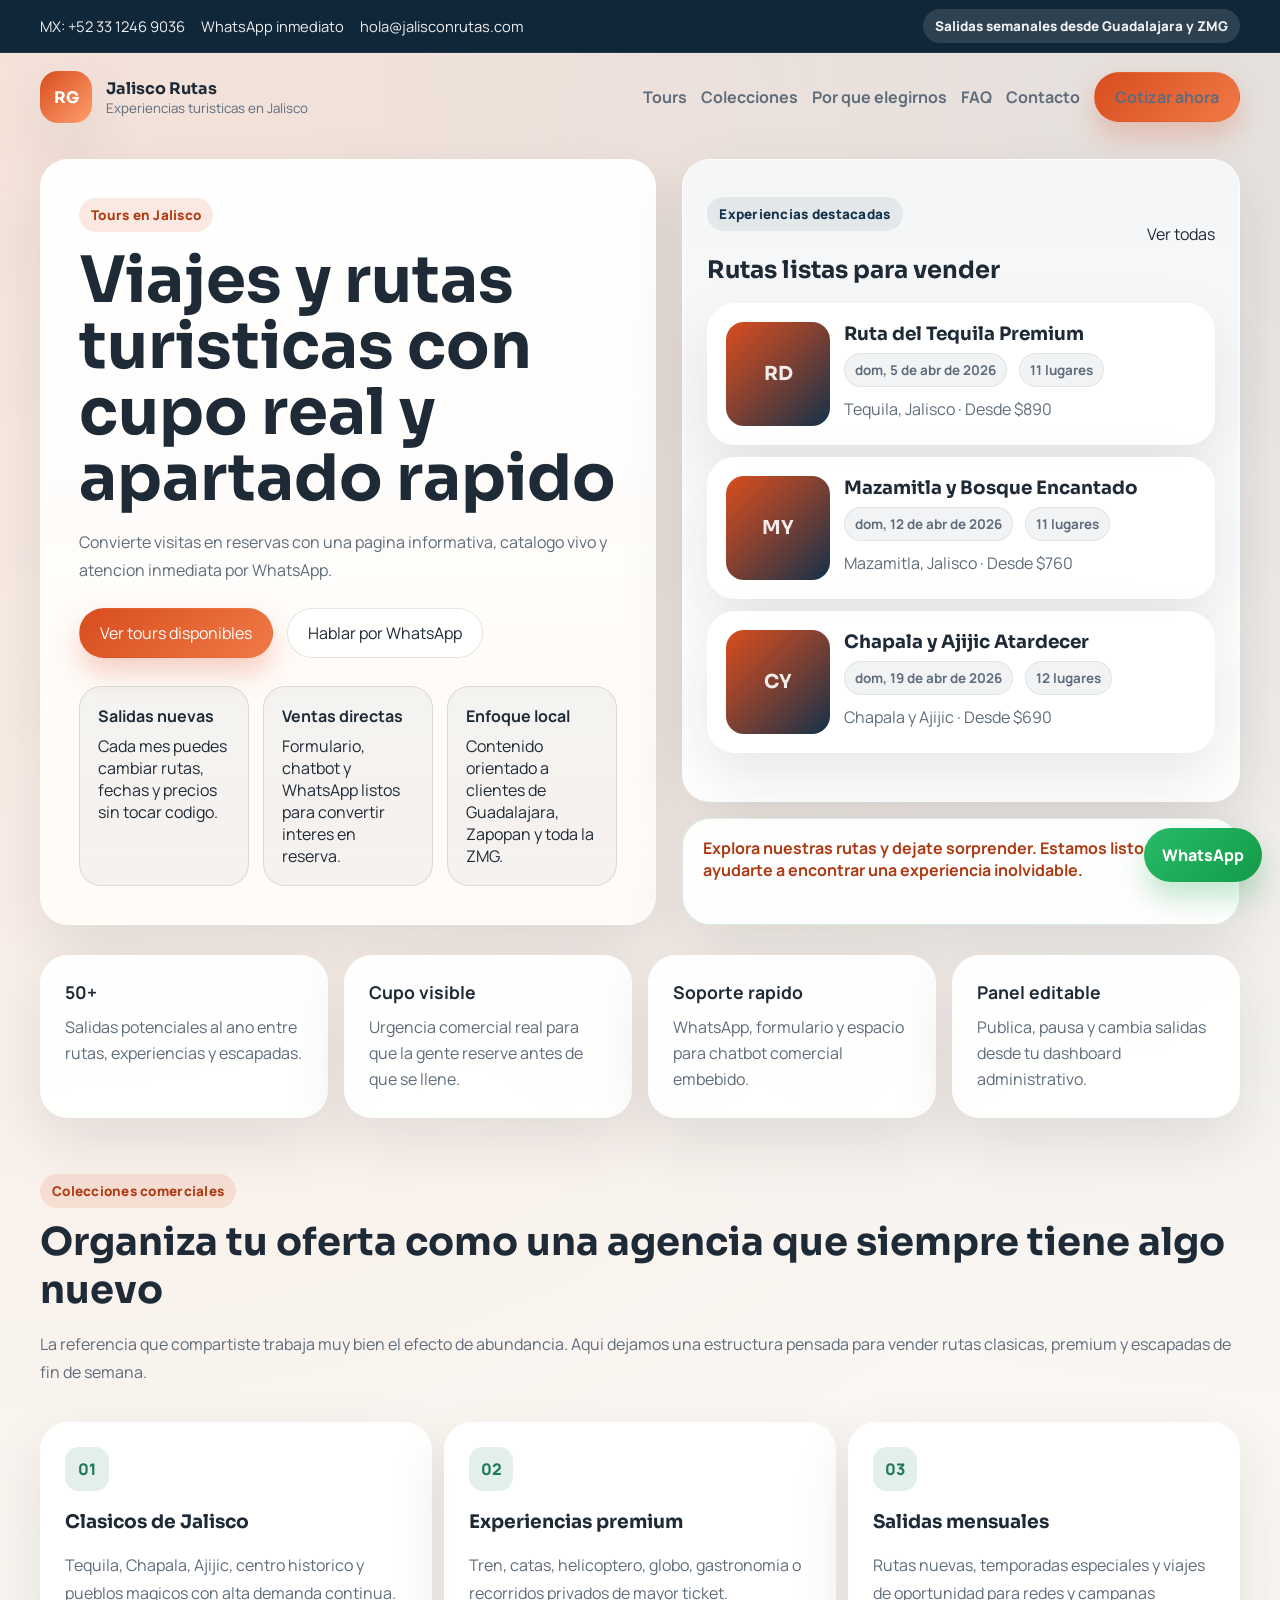
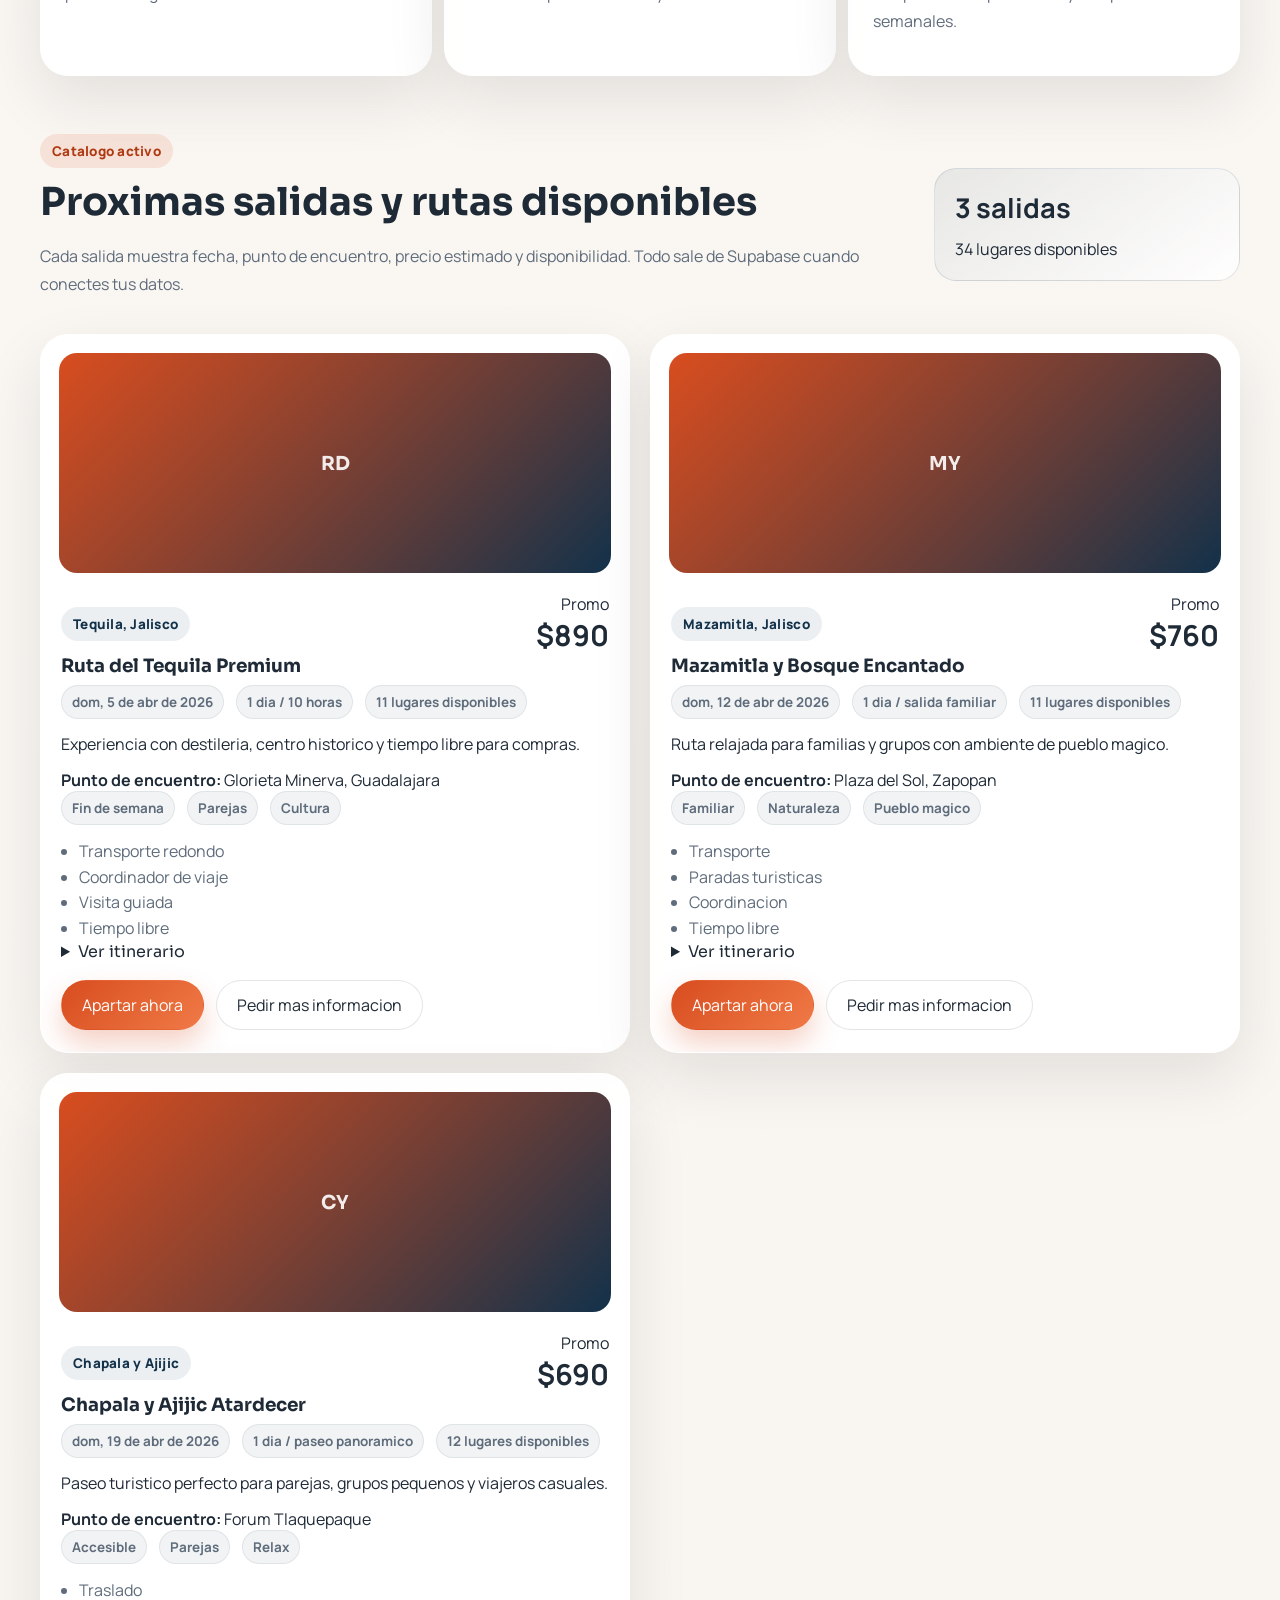
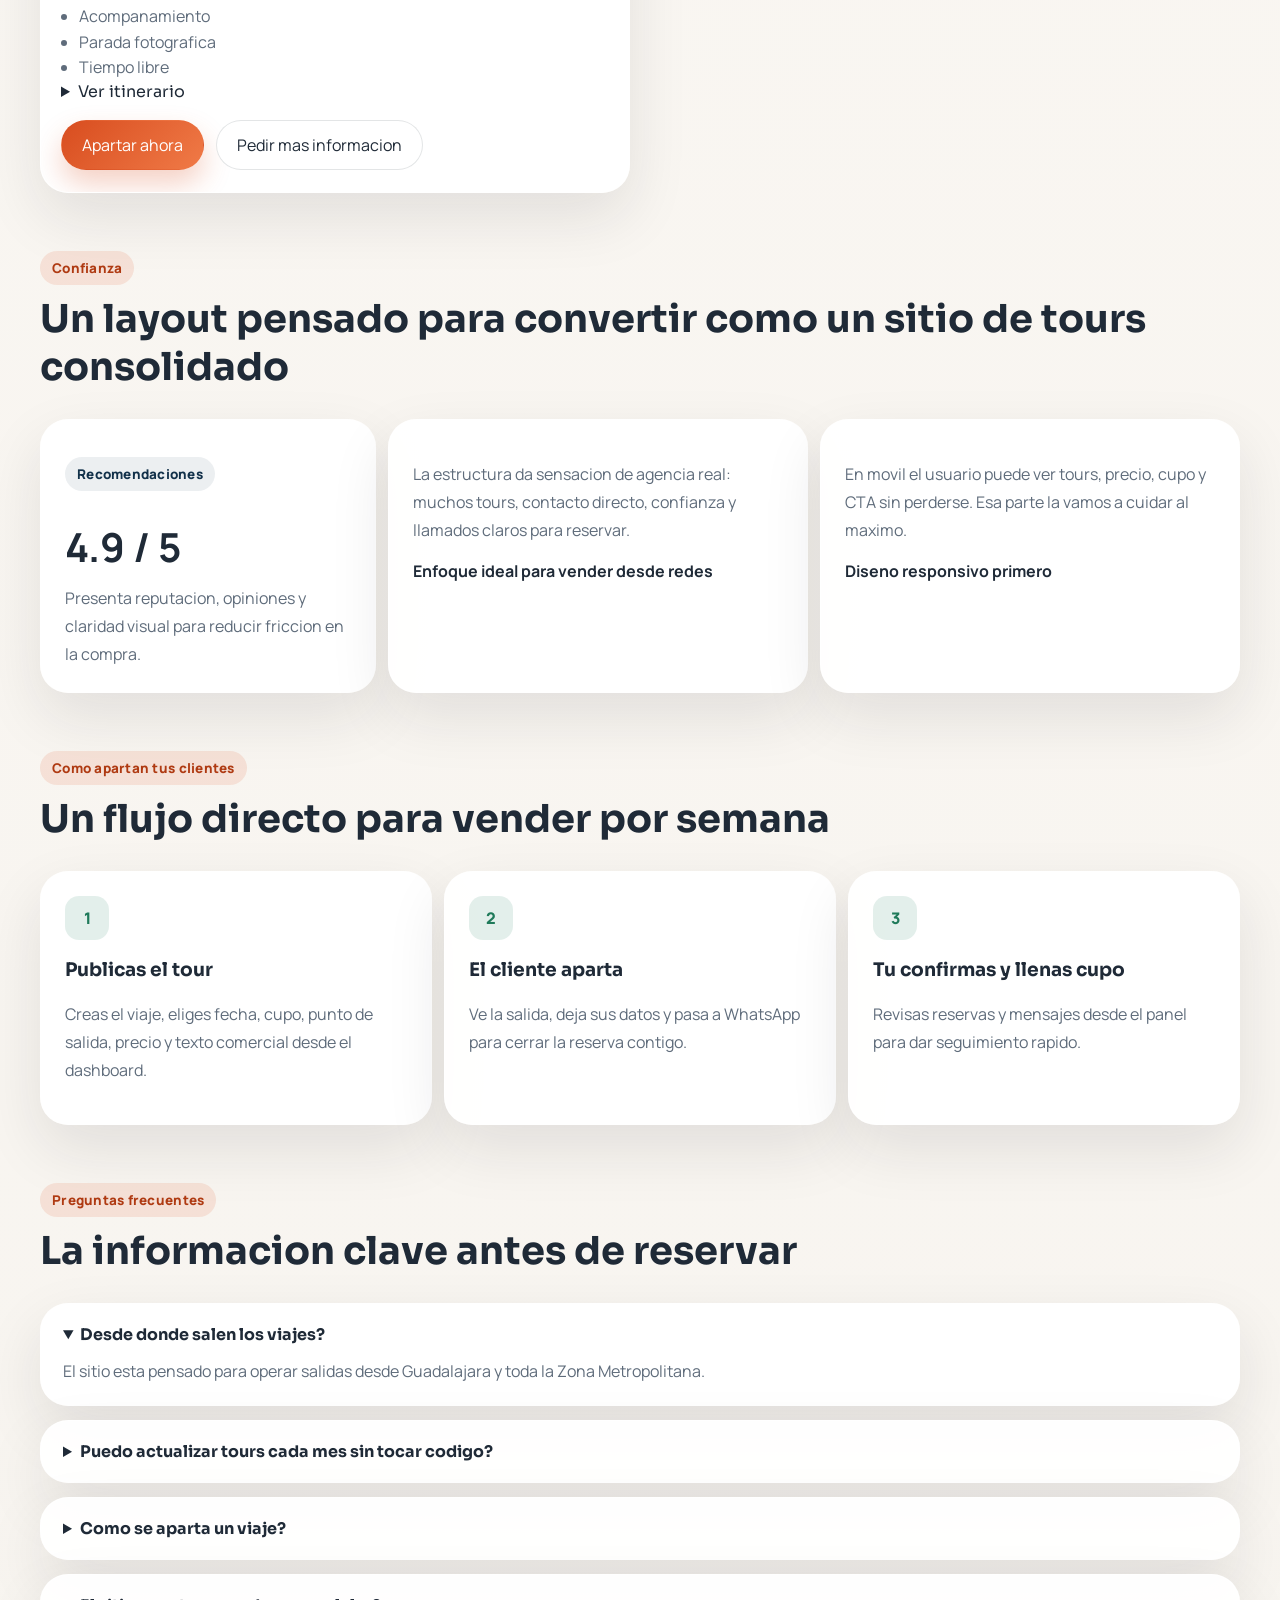
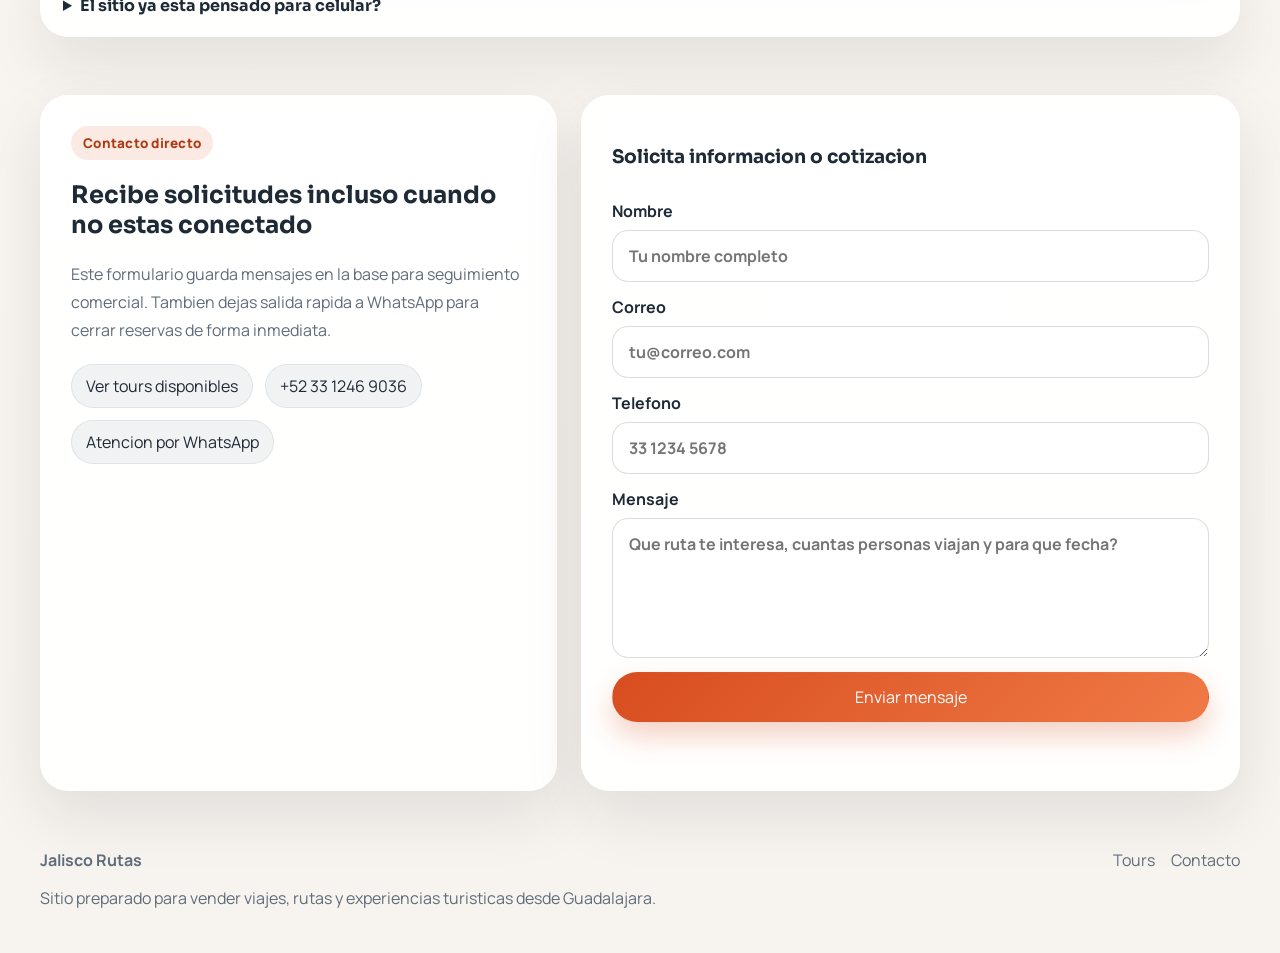
<file: index.html>
<!doctype html>
<html lang="es-MX">
  <head>
    <meta charset="UTF-8" />
    <meta name="viewport" content="width=device-width, initial-scale=1.0" />
    <title>Jalisco Rutas | Viajes y rutas turisticas desde Guadalajara</title>
    <meta
      id="metaDescription"
      name="description"
      content="Vende viajes y rutas turisticas desde Guadalajara con catalogo vivo, reservas por WhatsApp y panel administrable."
    />
    <link rel="preconnect" href="https://fonts.googleapis.com" />
    <link rel="preconnect" href="https://fonts.gstatic.com" crossorigin />
    <link
      href="https://fonts.googleapis.com/css2?family=Manrope:wght@400;500;600;700;800&family=Sora:wght@400;500;600;700;800&display=swap"
      rel="stylesheet"
    />
    <link rel="stylesheet" href="./assets/css/styles.css" />
    <script src="./assets/js/config.js"></script>
    <script src="./assets/js/site.js" defer></script>
  </head>
  <body>
    <div class="utility-bar">
      <div class="site-shell utility-inner">
        <div class="utility-links">
          <a id="contactPhoneLink" href="tel:+523312469036">MX: +52 33 1246 9036</a>
          <a id="contactWhatsappLink" href="#" target="_blank" rel="noreferrer">WhatsApp inmediato</a>
          <a id="contactEmailLink" href="mailto:hola@jalisconrutas.com">hola@jalisconrutas.com</a>
        </div>
        <div class="utility-note">
          <span class="utility-pill" id="heroBadge">Salidas semanales desde Guadalajara y ZMG</span>
        </div>
      </div>
    </div>

    <div class="site-shell">
      <header class="topbar">
        <a class="brand" href="#inicio">
          <span class="brand-mark">RG</span>
          <span>
            <strong id="brandName">Jalisco Rutas</strong>
            <small id="brandSubtitle">Experiencias turisticas en Jalisco</small>
          </span>
        </a>
        <nav class="main-nav">
          <div class="main-nav-links" id="mainNavLinks">
            <a href="#salidas">Tours</a>
            <a href="#colecciones">Colecciones</a>
            <a href="#porque">Por que elegirnos</a>
            <a href="#faq">FAQ</a>
            <a href="#contacto">Contacto</a>
          </div>
          <a class="nav-cta" id="mainNavCta" href="#contacto">Cotizar ahora</a>
        </nav>
      </header>

      <main id="inicio">
        <section class="hero-v2">
          <div class="hero-copy">
            <span class="eyebrow" id="heroEyebrow">Tours en Jalisco</span>
            <h1 id="heroTitle">Viajes y rutas turisticas con cupo real y apartado rapido</h1>
            <p id="heroSubtitle">
              Publica nuevas salidas cada semana, recibe reservas desde Guadalajara y la Zona Metropolitana, y
              administra todo desde un dashboard conectado a Supabase.
            </p>
            <div class="hero-actions">
              <a class="button button-primary" id="heroPrimaryButton" href="#salidas">Ver tours disponibles</a>
              <a class="button button-secondary" id="heroWhatsappButton" href="#" target="_blank" rel="noreferrer">
                Hablar por WhatsApp
              </a>
            </div>
            <div class="hero-facts" id="heroFacts">
              <article>
                <strong>Salidas nuevas</strong>
                <span>Cada mes puedes cambiar rutas, fechas y precios sin tocar codigo.</span>
              </article>
            </div>
          </div>

          <div class="hero-showcase">
            <div class="hero-panel">
              <div class="hero-panel-head">
                <div>
                  <p class="mini-label" id="featuredLabel">Experiencias destacadas</p>
                  <h2 id="featuredTitle">Rutas listas para vender</h2>
                </div>
                <a id="featuredLink" href="#salidas">Ver todas</a>
              </div>
              <div class="hero-featured-grid" id="heroFeaturedGrid">
                <article class="featured-placeholder">
                  <strong>Cargando tours</strong>
                  <span>Estamos preparando la portada comercial.</span>
                </article>
              </div>
            </div>
            <div class="status-banner" id="runtimeStatus">
              Modo demo activo. Conecta Railway con tu base para activar catalogo real, formularios y reservas.
            </div>
          </div>
        </section>

        <section class="trust-strip" id="trustStrip">
          <article>
            <strong>50+</strong>
            <span>Salidas potenciales al ano entre rutas, experiencias y escapadas.</span>
          </article>
        </section>

        <section class="collections" id="colecciones">
          <div class="section-head">
            <div>
              <span class="eyebrow" id="collectionsLabel">Colecciones comerciales</span>
              <h2 id="collectionsTitle">Organiza tu oferta como una agencia que siempre tiene algo nuevo</h2>
              <p id="collectionsDescription">
                La referencia que compartiste trabaja muy bien el efecto de abundancia. Aqui dejamos una estructura
                pensada para vender rutas clasicas, premium y escapadas de fin de semana.
              </p>
            </div>
          </div>
          <div class="collection-grid" id="collectionGrid">
            <article>
              <span>01</span>
              <h3>Clasicos de Jalisco</h3>
              <p>Tequila, Chapala, Ajijic, centro historico y pueblos magicos con alta demanda continua.</p>
            </article>
          </div>
        </section>

        <section class="section-head section-head-split" id="salidas">
          <div>
            <span class="eyebrow" id="catalogLabel">Catalogo activo</span>
            <h2 id="catalogTitle">Proximas salidas y rutas disponibles</h2>
            <p id="catalogDescription">
              Cada salida muestra fecha, punto de encuentro, precio estimado y disponibilidad. Todo sale de Supabase
              cuando conectes tus llaves.
            </p>
          </div>
          <div class="catalog-summary" id="catalogSummary">
            <strong>0 salidas</strong>
            <span>cargando catalogo</span>
          </div>
        </section>

        <section class="catalog-grid catalog-grid-v2" id="catalogGrid" aria-live="polite">
          <article class="empty-state">
            <h3>Cargando experiencias</h3>
            <p>Estamos preparando las proximas rutas disponibles para tu audiencia.</p>
          </article>
        </section>

        <section class="proof-section" id="proofSection">
          <div class="section-head">
            <div>
              <span class="eyebrow" id="proofLabel">Confianza</span>
              <h2 id="proofTitle">Un layout pensado para convertir como un sitio de tours consolidado</h2>
            </div>
          </div>
          <div class="proof-grid" id="proofGrid">
            <article class="proof-score">
              <p class="mini-label">Recomendaciones</p>
              <strong>4.9 / 5</strong>
              <span>Presenta reputacion, opiniones y claridad visual para reducir friccion en la compra.</span>
            </article>
          </div>
        </section>

        <section class="workflow" id="proceso">
          <div class="section-head">
            <div>
              <span class="eyebrow" id="workflowLabel">Como apartan tus clientes</span>
              <h2 id="workflowTitle">Un flujo directo para vender por semana</h2>
            </div>
          </div>
          <div class="workflow-grid" id="workflowGrid">
            <article>
              <strong>1</strong>
              <h3>Publicas el tour</h3>
              <p>Creas el viaje, eliges fecha, cupo, punto de salida, precio y texto comercial desde el dashboard.</p>
            </article>
          </div>
        </section>

        <section class="faq" id="faq">
          <div class="section-head">
            <div>
              <span class="eyebrow" id="faqLabel">Preguntas frecuentes</span>
              <h2 id="faqTitle">La informacion clave antes de reservar</h2>
            </div>
          </div>
          <div class="faq-list" id="faqList">
            <details open>
              <summary>Desde donde salen los viajes?</summary>
              <p>El sitio esta pensado para operar salidas desde Guadalajara y toda la Zona Metropolitana.</p>
            </details>
          </div>
        </section>

        <section class="contact" id="contacto">
          <div class="contact-card">
            <span class="eyebrow" id="contactLabel">Contacto directo</span>
            <h2 id="contactTitle">Recibe solicitudes incluso cuando no estas conectado</h2>
            <p id="contactDescription">
              Este formulario guarda mensajes en Supabase para seguimiento comercial. Tambien dejas salida rapida a
              WhatsApp para cerrar reservas de forma inmediata.
            </p>
            <div class="contact-points" id="contactPoints">
              <a href="#salidas">Ver tours disponibles</a>
              <a id="contactPhoneLinkSecondary" href="tel:+523312469036">+52 33 1246 9036</a>
              <a id="contactWhatsappLinkSecondary" href="#" target="_blank" rel="noreferrer">Atencion por WhatsApp</a>
            </div>
          </div>

          <form class="contact-form" id="contactForm">
            <h3 id="contactFormTitle">Solicita informacion o cotizacion</h3>
            <label id="contactNameLabel">
              Nombre
              <input id="contactNameInput" type="text" name="full_name" placeholder="Tu nombre completo" required />
            </label>
            <label id="contactEmailLabel">
              Correo
              <input id="contactEmailInput" type="email" name="email" placeholder="tu@correo.com" required />
            </label>
            <label id="contactPhoneLabel">
              Telefono
              <input id="contactPhoneInput" type="tel" name="phone" placeholder="33 1234 5678" />
            </label>
            <label id="contactMessageLabel">
              Mensaje
              <textarea
                id="contactMessageInput"
                name="message"
                rows="5"
                placeholder="Que ruta te interesa, cuantas personas viajan y para que fecha?"
                required
              ></textarea>
            </label>
            <button class="button button-primary" id="contactSubmitButton" type="submit">Enviar mensaje</button>
            <p class="form-feedback" id="contactFeedback"></p>
          </form>
        </section>
      </main>

      <footer class="site-footer">
        <div>
          <strong id="footerBrand">Jalisco Rutas</strong>
          <p id="footerDescription">Sitio preparado para vender viajes, rutas y experiencias turisticas desde Guadalajara.</p>
        </div>
        <div id="footerLinks">
          <a href="#salidas">Tours</a>
          <a href="#contacto">Contacto</a>
        </div>
      </footer>
    </div>

    <a class="floating-whatsapp" id="floatingWhatsapp" href="#" target="_blank" rel="noreferrer" aria-label="WhatsApp">
      WhatsApp
    </a>

    <div class="modal hidden" id="bookingModal" aria-hidden="true">
      <div class="modal-backdrop" data-close-booking></div>
      <div class="modal-panel">
        <button class="modal-close" type="button" data-close-booking aria-label="Cerrar">x</button>
        <div class="modal-content">
          <div class="booking-summary">
            <span class="eyebrow">Apartado</span>
            <h3 id="bookingTripTitle">Selecciona una salida</h3>
            <p id="bookingTripMeta">Fecha, cupo y salida</p>
            <strong id="bookingTripPrice">$0 MXN</strong>
          </div>
          <form id="bookingForm" class="booking-form">
            <input type="hidden" name="departure_id" />
            <label>
              Nombre completo
              <input type="text" name="customer_name" required />
            </label>
            <label>
              Correo electronico
              <input type="email" name="customer_email" required />
            </label>
            <label>
              Telefono
              <input type="tel" name="customer_phone" required />
            </label>
            <label>
              Lugares a reservar
              <input type="number" name="seats_reserved" min="1" max="10" value="1" required />
            </label>
            <button class="button button-primary" type="submit">Enviar reserva</button>
            <p class="form-feedback" id="bookingFeedback"></p>
          </form>
        </div>
      </div>
    </div>

    <button class="scroll-top-button" id="scrollTopButton" type="button" aria-label="Volver arriba">
      <svg viewBox="0 0 24 24" aria-hidden="true">
        <path d="M12 5l7 7-1.4 1.4-4.6-4.6V20h-2V8.8l-4.6 4.6L5 12l7-7z"></path>
      </svg>
    </button>
  </body>
</html>
</file>
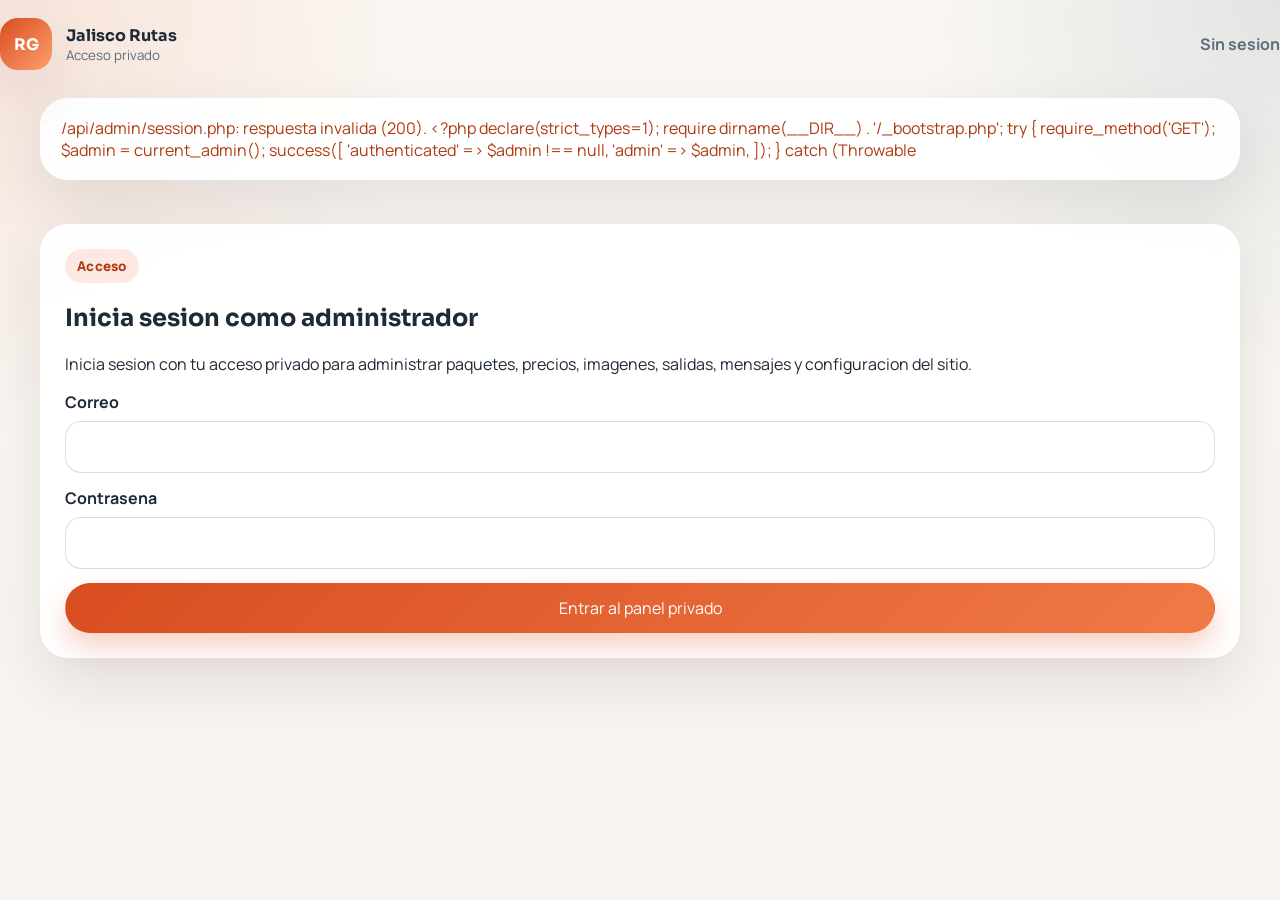
<file: acceso-jr-84k2.html>
<!doctype html>
<html lang="es-MX">
  <head>
    <meta charset="UTF-8" />
    <meta name="viewport" content="width=device-width, initial-scale=1.0" />
    <title>Acceso privado | Jalisco Rutas</title>
    <meta name="robots" content="noindex,nofollow,noarchive" />
    <link rel="preconnect" href="https://fonts.googleapis.com" />
    <link rel="preconnect" href="https://fonts.gstatic.com" crossorigin />
    <link
      href="https://fonts.googleapis.com/css2?family=Manrope:wght@400;500;600;700;800&family=Sora:wght@400;500;600;700;800&display=swap"
      rel="stylesheet"
    />
    <link rel="stylesheet" href="./assets/css/styles.css" />
    <link rel="stylesheet" href="./assets/css/admin.css" />
    <script src="./assets/js/config.js"></script>
    <script src="./assets/js/admin.js" defer></script>
  </head>
  <body class="admin-body">
    <header class="admin-header">
      <div>
        <a class="brand" href="./index.html">
          <span class="brand-mark">RG</span>
          <span>
            <strong>Jalisco Rutas</strong>
            <small>Acceso privado</small>
          </span>
        </a>
      </div>
      <div class="admin-header-actions">
        <span id="adminUserLabel">Sin sesion</span>
        <button class="button button-secondary" id="logoutButton" type="button">Cerrar sesion</button>
      </div>
    </header>

    <main class="admin-shell">
      <section class="admin-alert" id="adminAlert">
        Acceso privado del sitio. Este panel usa sesion segura en el servidor y escribe directo en la base de datos.
      </section>

      <section class="admin-auth" id="authSection">
        <div class="admin-panel">
          <span class="eyebrow">Acceso</span>
          <h1>Inicia sesion como administrador</h1>
          <p>
            Inicia sesion con tu acceso privado para administrar paquetes, precios, imagenes, salidas, mensajes y configuracion del sitio.
          </p>
          <form id="loginForm" class="stack-form">
            <label>
              Correo
              <input type="email" name="email" required />
            </label>
            <label>
              Contrasena
              <input type="password" name="password" required />
            </label>
            <button class="button button-primary" type="submit">Entrar al panel privado</button>
          </form>
        </div>
      </section>

      <section class="admin-app hidden" id="adminApp">
        <aside class="admin-sidebar" id="adminSidebar">
          <div class="admin-sidebar-top">
            <button class="admin-sidebar-toggle" id="adminSidebarToggle" type="button" aria-label="Colapsar menu">
              <span></span>
              <span></span>
              <span></span>
            </button>
            <div class="admin-sidebar-copy">
              <strong>Panel operativo</strong>
              <small id="adminSyncLabel">Actualizacion automatica activa</small>
            </div>
          </div>

          <nav class="admin-section-nav" id="adminSectionNav" aria-label="Secciones del admin">
            <button class="is-active" type="button" data-section-target="section-viajes">Viajes</button>
            <button type="button" data-section-target="section-salidas">Salidas</button>
            <button type="button" data-section-target="section-resumen">Resumen</button>
            <button type="button" data-section-target="section-ingreso-mensual">Ingreso Mensual</button>
            <button type="button" data-section-target="section-ingresos">Ingresos</button>
            <button type="button" data-section-target="section-gastos">Gastos</button>
            <button type="button" data-section-target="section-reservas-mensajes">Reservas y mensajes pendientes</button>
            <button type="button" data-section-target="section-visitas">Visitas</button>
            <button type="button" data-section-target="section-inventario">Inventario</button>
            <button type="button" data-section-target="section-calendario">Calendario</button>
            <button type="button" data-section-target="section-configuracion">Configuracion</button>
          </nav>
        </aside>

        <div class="admin-content">
          <section class="metrics-grid" id="metricsGrid">
            <article>
              <span>Viajes publicados</span>
              <strong id="metricTrips">0</strong>
            </article>
            <article>
              <span>Proximas salidas</span>
              <strong id="metricDepartures">0</strong>
            </article>
            <article>
              <span>Reservas pendientes</span>
              <strong id="metricBookings">0</strong>
            </article>
            <article>
              <span>Mensajes nuevos</span>
              <strong id="metricMessages">0</strong>
            </article>
            <article>
              <span>Ingresos del mes</span>
              <strong id="metricIncome">$0</strong>
            </article>
          </section>

          <div class="admin-sections">
            <section class="admin-section is-active" id="section-viajes" data-admin-section>
              <div class="admin-panel admin-panel-full">
                <div class="panel-head">
                  <div>
                    <span class="eyebrow">Viajes</span>
                    <h2>Crear o editar viaje</h2>
                  </div>
                  <button class="button button-secondary" id="resetTripButton" type="button">Nuevo viaje</button>
                </div>
                <form id="tripForm" class="stack-form">
                  <input type="hidden" name="trip_id" />
                  <label>
                    Nombre del viaje
                    <input type="text" name="title" required />
                  </label>
                  <label>
                    Slug
                    <input type="text" name="slug" placeholder="ruta-tequila-premium" />
                  </label>
                  <label>
                    Destino
                    <input type="text" name="destination" required />
                  </label>
                  <label>
                    Punto de encuentro
                    <input type="text" name="meeting_point" required />
                  </label>
                  <label>
                    Duracion
                    <input type="text" name="duration_text" placeholder="1 dia / 10 horas" required />
                  </label>
                  <label>
                    Precio base
                    <input type="number" name="price" min="0" step="0.01" required />
                  </label>
                  <label>
                    Imagen principal
                    <input type="url" name="hero_image_url" placeholder="https://..." />
                  </label>
                  <label>
                    Descripcion corta
                    <textarea name="short_description" rows="3" required></textarea>
                  </label>
                  <label>
                    Descripcion completa
                    <textarea name="description" rows="4" required></textarea>
                  </label>
                  <label>
                    Incluye
                    <input type="text" name="includes_csv" placeholder="Transporte, guia, degustacion" />
                  </label>
                  <label>
                    Itinerario
                    <input type="text" name="itinerary_csv" placeholder="Salida, primera parada, comida, regreso" />
                  </label>
                  <label>
                    Etiquetas
                    <input type="text" name="tags_csv" placeholder="Pueblo magico, fin de semana, familiar" />
                  </label>
                  <div class="checkbox-row">
                    <label><input type="checkbox" name="featured" /> Destacado</label>
                    <label><input type="checkbox" name="published" checked /> Publicado</label>
                  </div>
                  <button class="button button-primary" type="submit">Guardar viaje</button>
                </form>
              </div>
            </section>

            <section class="admin-section" id="section-salidas" data-admin-section>
              <div class="admin-panel admin-panel-full">
                <div class="panel-head">
                  <div>
                    <span class="eyebrow">Salidas</span>
                    <h2>Fechas, cupos y precio final</h2>
                  </div>
                  <button class="button button-secondary" id="resetDepartureButton" type="button">Nueva salida</button>
                </div>
                <form id="departureForm" class="stack-form">
                  <input type="hidden" name="departure_id" />
                  <label>
                    Viaje relacionado
                    <select name="trip_id" id="departureTripSelect" required>
                      <option value="">Selecciona un viaje</option>
                    </select>
                  </label>
                  <label>
                    Fecha de salida
                    <input type="date" name="departure_date" required />
                  </label>
                  <label>
                    Fecha de regreso
                    <input type="date" name="return_date" />
                  </label>
                  <label>
                    Cupo total
                    <input type="number" name="capacity" min="1" required />
                  </label>
                  <label>
                    Lugares apartados
                    <input type="number" name="booked_count" min="0" value="0" required />
                  </label>
                  <label>
                    Precio promocional
                    <input type="number" name="promo_price" min="0" step="0.01" />
                  </label>
                  <label>
                    Estado
                    <select name="status">
                      <option value="open">Abierta</option>
                      <option value="sold_out">Sold out</option>
                      <option value="cancelled">Cancelada</option>
                    </select>
                  </label>
                  <label>
                    Notas
                    <textarea name="notes" rows="3" placeholder="Observaciones internas o detalles adicionales"></textarea>
                  </label>
                  <button class="button button-primary" type="submit">Guardar salida</button>
                </form>
              </div>
            </section>

            <section class="admin-section" id="section-resumen" data-admin-section>
              <div class="admin-panel admin-panel-full">
                <div class="panel-head">
                  <div>
                    <span class="eyebrow">Resumen</span>
                    <h2>Totales por mes</h2>
                  </div>
                </div>
                <div class="table-wrap">
                  <table>
                    <thead>
                      <tr>
                        <th>Mes</th>
                        <th>Ingresos</th>
                        <th>Gastos</th>
                        <th>Neto</th>
                        <th>Pendiente</th>
                        <th>Reembolsado</th>
                        <th>Movimientos</th>
                      </tr>
                    </thead>
                    <tbody id="incomeSummaryTableBody">
                      <tr>
                        <td colspan="7">Sin resumen disponible.</td>
                      </tr>
                    </tbody>
                  </table>
                </div>
              </div>
            </section>

            <section class="admin-section" id="section-ingreso-mensual" data-admin-section>
              <div class="admin-panel admin-panel-full">
                <div class="panel-head">
                  <div>
                    <span class="eyebrow">Ingreso mensual</span>
                    <h2>Registrar movimiento manual</h2>
                  </div>
                  <button class="button button-secondary" id="resetIncomeButton" type="button">Nuevo ingreso</button>
                </div>
                <form id="incomeForm" class="stack-form">
                  <input type="hidden" name="income_id" />
                  <label>
                    Concepto
                    <input type="text" name="concept" required />
                  </label>
                  <label>
                    Categoria
                    <input type="text" name="category" placeholder="Reservas, Anticipo, Extra, Convenio" required />
                  </label>
                  <label>
                    Cliente o referencia
                    <input type="text" name="customer_name" placeholder="Nombre del cliente o empresa" />
                  </label>
                  <label>
                    Cantidad
                    <input type="number" name="amount" min="0" step="0.01" required />
                  </label>
                  <label>
                    Estatus
                    <select name="status">
                      <option value="received">Recibido</option>
                      <option value="pending">Pendiente</option>
                      <option value="cancelled">Cancelado</option>
                      <option value="refunded">Reembolsado</option>
                    </select>
                  </label>
                  <label>
                    Fecha de pago
                    <input type="date" name="payment_date" required />
                  </label>
                  <label>
                    Fecha objetivo o vencimiento
                    <input type="date" name="due_date" />
                  </label>
                  <label>
                    Metodo de pago
                    <input type="text" name="payment_method" placeholder="Transferencia, Efectivo, Stripe, SPEI" />
                  </label>
                  <label>
                    Referencia
                    <input type="text" name="reference_code" placeholder="Folio, transaccion o comprobante" />
                  </label>
                  <label>
                    Notas internas
                    <textarea name="notes" rows="4" placeholder="Detalle del ingreso, acuerdo comercial o seguimiento"></textarea>
                  </label>
                  <button class="button button-primary" type="submit">Guardar ingreso</button>
                </form>
              </div>
            </section>

            <section class="admin-section" id="section-ingresos" data-admin-section>
              <div class="admin-panel admin-panel-full">
                <div class="panel-head">
                  <div>
                    <span class="eyebrow">Ingresos</span>
                    <h2>Movimientos registrados</h2>
                  </div>
                </div>
                <div class="table-wrap">
                  <table>
                    <thead>
                      <tr>
                        <th>Concepto y detalle</th>
                        <th>Pago y vencimiento</th>
                        <th>Monto</th>
                        <th>Estatus</th>
                        <th>Acciones</th>
                      </tr>
                    </thead>
                    <tbody id="incomeTableBody">
                      <tr>
                        <td colspan="5">Sin ingresos registrados.</td>
                      </tr>
                    </tbody>
                  </table>
                </div>
              </div>
            </section>

            <section class="admin-section" id="section-gastos" data-admin-section>
              <div class="admin-panel admin-panel-full">
                <div class="panel-head">
                  <div>
                    <span class="eyebrow">Gastos</span>
                    <h2>Registrar y revisar egresos</h2>
                  </div>
                  <button class="button button-secondary" id="resetExpenseButton" type="button">Nuevo gasto</button>
                </div>
                <form id="expenseForm" class="stack-form">
                  <input type="hidden" name="expense_id" />
                  <label>
                    Concepto
                    <input type="text" name="concept" required />
                  </label>
                  <label>
                    Categoria
                    <input type="text" name="category" placeholder="Operacion, Marketing, Sueldos, Transporte" required />
                  </label>
                  <label>
                    Proveedor o responsable
                    <input type="text" name="vendor_name" placeholder="Proveedor, agencia o colaborador" />
                  </label>
                  <label>
                    Cantidad
                    <input type="number" name="amount" min="0" step="0.01" required />
                  </label>
                  <label>
                    Estatus
                    <select name="status">
                      <option value="paid">Pagado</option>
                      <option value="planned">Planeado</option>
                      <option value="cancelled">Cancelado</option>
                      <option value="refunded">Reembolsado</option>
                    </select>
                  </label>
                  <label>
                    Fecha del gasto
                    <input type="date" name="expense_date" required />
                  </label>
                  <label>
                    Fecha de vencimiento
                    <input type="date" name="due_date" />
                  </label>
                  <label>
                    Metodo de pago
                    <input type="text" name="payment_method" placeholder="Transferencia, Efectivo, Tarjeta" />
                  </label>
                  <label>
                    Referencia
                    <input type="text" name="reference_code" placeholder="Factura, folio, SPEI o comprobante" />
                  </label>
                  <label>
                    Notas internas
                    <textarea name="notes" rows="4" placeholder="Detalle del gasto, motivo y observaciones"></textarea>
                  </label>
                  <button class="button button-primary" type="submit">Guardar gasto</button>
                </form>

                <div class="data-block">
                  <h3>Gastos registrados</h3>
                  <div class="table-wrap">
                    <table>
                      <thead>
                        <tr>
                          <th>Concepto y detalle</th>
                          <th>Fecha y vencimiento</th>
                          <th>Monto</th>
                          <th>Estatus</th>
                          <th>Acciones</th>
                        </tr>
                      </thead>
                      <tbody id="expenseTableBody">
                        <tr>
                          <td colspan="5">Sin gastos registrados.</td>
                        </tr>
                      </tbody>
                    </table>
                  </div>
                </div>
              </div>
            </section>

            <section class="admin-section" id="section-reservas-mensajes" data-admin-section>
              <div class="admin-panel admin-panel-full">
                <div class="panel-head">
                  <div>
                    <span class="eyebrow">Actividad</span>
                    <h2>Reservas y mensajes pendientes</h2>
                  </div>
                </div>
                <div class="data-block">
                  <h3>Reservas</h3>
                  <div class="table-wrap">
                    <table>
                      <thead>
                        <tr>
                          <th>Cliente</th>
                          <th>Salida</th>
                          <th>Lugares</th>
                          <th>Total</th>
                          <th>Pago</th>
                          <th>Acciones</th>
                        </tr>
                      </thead>
                      <tbody id="bookingsTableBody">
                        <tr>
                          <td colspan="6">Sin datos.</td>
                        </tr>
                      </tbody>
                    </table>
                  </div>
                </div>
                <div class="data-block">
                  <h3>Mensajes</h3>
                  <div class="table-wrap">
                    <table>
                      <thead>
                        <tr>
                          <th>Nombre</th>
                          <th>Contacto</th>
                          <th>Mensaje y notas</th>
                          <th>Acciones</th>
                        </tr>
                      </thead>
                      <tbody id="messagesTableBody">
                        <tr>
                          <td colspan="4">Sin datos.</td>
                        </tr>
                      </tbody>
                    </table>
                  </div>
                </div>
              </div>
            </section>

            <section class="admin-section" id="section-visitas" data-admin-section>
              <div class="admin-panel admin-panel-full">
                <div class="panel-head">
                  <div>
                    <span class="eyebrow">Visitas</span>
                    <h2>Log de accesos al sitio</h2>
                  </div>
                </div>
                <div class="table-wrap">
                  <table>
                    <thead>
                      <tr>
                        <th>Visitante</th>
                        <th>Dispositivo</th>
                        <th>Rastreo</th>
                        <th>Actividad</th>
                      </tr>
                    </thead>
                    <tbody id="visitsTableBody">
                      <tr>
                        <td colspan="4">Sin registros de visita.</td>
                      </tr>
                    </tbody>
                  </table>
                </div>
              </div>
            </section>

            <section class="admin-section" id="section-inventario" data-admin-section>
              <div class="admin-panel admin-panel-full">
                <div class="panel-head">
                  <div>
                    <span class="eyebrow">Inventario</span>
                    <h2>Viajes registrados</h2>
                  </div>
                </div>
                <div class="table-wrap">
                  <table>
                    <thead>
                      <tr>
                        <th>Viaje</th>
                        <th>Destino</th>
                        <th>Precio</th>
                        <th>Estado</th>
                        <th>Acciones</th>
                      </tr>
                    </thead>
                    <tbody id="tripsTableBody">
                      <tr>
                        <td colspan="5">Sin viajes registrados.</td>
                      </tr>
                    </tbody>
                  </table>
                </div>
              </div>
            </section>

            <section class="admin-section" id="section-calendario" data-admin-section>
              <div class="admin-panel admin-panel-full">
                <div class="panel-head">
                  <div>
                    <span class="eyebrow">Calendario</span>
                    <h2>Salidas programadas</h2>
                  </div>
                </div>
                <div class="table-wrap">
                  <table>
                    <thead>
                      <tr>
                        <th>Viaje</th>
                        <th>Fecha</th>
                        <th>Cupo</th>
                        <th>Precio final</th>
                        <th>Acciones</th>
                      </tr>
                    </thead>
                    <tbody id="departuresTableBody">
                      <tr>
                        <td colspan="5">Sin salidas registradas.</td>
                      </tr>
                    </tbody>
                  </table>
                </div>
              </div>
            </section>

            <section class="admin-section" id="section-configuracion" data-admin-section>
              <div class="admin-panel admin-panel-full">
                <div class="panel-head">
                  <div>
                    <span class="eyebrow">Configuracion</span>
                    <h2>Textos del sitio y soporte</h2>
                  </div>
                </div>
                <form id="settingsForm" class="stack-form">
                  <label>
                    Nombre comercial
                    <input type="text" name="company_name" required />
                  </label>
                  <label>
                    Badge principal
                    <input type="text" name="hero_badge" required />
                  </label>
                  <label>
                    Titulo principal
                    <textarea name="hero_title" rows="3" required></textarea>
                  </label>
                  <label>
                    Subtitulo principal
                    <textarea name="hero_subtitle" rows="4" required></textarea>
                  </label>
                  <label>
                    Correo de soporte
                    <input type="email" name="support_email" required />
                  </label>
                  <label>
                    Telefono
                    <input type="text" name="support_phone" required />
                  </label>
                  <label>
                    WhatsApp en formato internacional
                    <input type="text" name="whatsapp_number" placeholder="523312345678" required />
                  </label>
                  <label>
                    Mensaje por defecto de WhatsApp
                    <input type="text" name="whatsapp_message" required />
                  </label>
                  <label class="checkbox-row">
                    <input type="checkbox" name="chatbot_enabled" />
                    Activar chatbot embebido
                  </label>
                  <label>
                    Codigo de chatbot
                    <textarea
                      name="chatbot_embed_code"
                      rows="6"
                      placeholder="Pega aqui el script de Tawk, Crisp, Landbot o el proveedor que vayas a usar"
                    ></textarea>
                  </label>
                  <label>
                    Contenido dinamico del home en JSON
                    <textarea
                      class="json-textarea"
                      name="homepage_content_json"
                      rows="22"
                      spellcheck="false"
                      placeholder="{ &quot;hero&quot;: { &quot;eyebrow&quot;: &quot;Tours en Jalisco&quot; } }"
                    ></textarea>
                  </label>
                  <p class="admin-help">
                    Aqui puedes editar todas las secciones dinamicas del home. Si quieres cambiar titulos, cards, FAQ, nav o footer, hazlo en este JSON.
                  </p>
                  <button class="button button-primary" type="submit">Guardar configuracion</button>
                </form>
              </div>
            </section>
          </div>
        </div>
      </section>
    </main>

    <button class="scroll-top-button" id="scrollTopButton" type="button" aria-label="Volver arriba">
      <svg viewBox="0 0 24 24" aria-hidden="true">
        <path d="M12 5l7 7-1.4 1.4-4.6-4.6V20h-2V8.8l-4.6 4.6L5 12l7-7z"></path>
      </svg>
    </button>
  </body>
</html>
</file>
<file: assets/css/styles.css>
﻿:root {
  --bg: #f7f4ef;
  --bg-strong: #ffffff;
  --bg-soft: #efe5d8;
  --card: rgba(255, 255, 255, 0.94);
  --card-strong: #fffaf3;
  --text: #1f2a37;
  --muted: #5f6c7b;
  --line: rgba(31, 42, 55, 0.12);
  --accent: #d84d1f;
  --accent-dark: #af3a12;
  --accent-soft: rgba(216, 77, 31, 0.12);
  --green: #1f7a5a;
  --green-soft: rgba(31, 122, 90, 0.12);
  --navy: #12314a;
  --navy-soft: rgba(18, 49, 74, 0.08);
  --shadow: 0 24px 60px rgba(25, 34, 44, 0.1);
  --radius-xl: 28px;
  --radius-lg: 22px;
  --radius-md: 16px;
  --radius-sm: 12px;
}

* {
  box-sizing: border-box;
}

html {
  scroll-behavior: smooth;
}

body {
  margin: 0;
  font-family: "Manrope", sans-serif;
  color: var(--text);
  background:
    radial-gradient(circle at top left, rgba(216, 77, 31, 0.12), transparent 28%),
    radial-gradient(circle at top right, rgba(18, 49, 74, 0.1), transparent 24%),
    linear-gradient(180deg, #fbf8f4 0%, var(--bg) 100%);
}

a {
  color: inherit;
  text-decoration: none;
}

button,
input,
textarea,
select {
  font: inherit;
}

img {
  max-width: 100%;
  display: block;
}

.hidden {
  display: none !important;
}

.site-shell,
.admin-shell {
  width: min(1200px, calc(100% - 32px));
  margin: 0 auto;
}

.utility-bar {
  background: #102739;
  color: rgba(255, 255, 255, 0.92);
  border-bottom: 1px solid rgba(255, 255, 255, 0.08);
}

.utility-inner {
  display: flex;
  justify-content: space-between;
  align-items: center;
  gap: 18px;
  min-height: 52px;
}

.utility-links,
.utility-note {
  display: flex;
  align-items: center;
  gap: 16px;
  flex-wrap: wrap;
}

.utility-links a {
  font-size: 0.92rem;
}

.utility-pill {
  display: inline-flex;
  padding: 8px 12px;
  border-radius: 999px;
  background: rgba(255, 255, 255, 0.12);
  font-size: 0.84rem;
  font-weight: 800;
}

.topbar,
.admin-header {
  display: flex;
  justify-content: space-between;
  align-items: center;
  gap: 20px;
  padding: 18px 0;
}

.brand {
  display: inline-flex;
  align-items: center;
  gap: 14px;
}

.brand strong,
h1,
h2,
h3,
summary {
  font-family: "Sora", sans-serif;
}

.brand small {
  display: block;
  color: var(--muted);
}

.brand-mark {
  display: grid;
  place-items: center;
  width: 52px;
  height: 52px;
  border-radius: 18px;
  background: linear-gradient(135deg, var(--accent) 0%, #ff9f6d 100%);
  color: white;
  font-family: "Sora", sans-serif;
  font-weight: 700;
  box-shadow: var(--shadow);
}

.main-nav,
.admin-header-actions {
  display: flex;
  align-items: center;
  gap: 14px;
  flex-wrap: wrap;
}

.main-nav-links {
  display: flex;
  align-items: center;
  gap: 14px;
  flex-wrap: wrap;
}

.main-nav a {
  color: var(--muted);
  font-weight: 700;
}

.nav-cta,
.button {
  display: inline-flex;
  align-items: center;
  justify-content: center;
  gap: 10px;
  padding: 13px 20px;
  border-radius: 999px;
  border: 1px solid transparent;
  cursor: pointer;
  transition: transform 0.2s ease, box-shadow 0.2s ease, background 0.2s ease;
}

.button:hover,
.nav-cta:hover {
  transform: translateY(-2px);
}

.button-primary,
.nav-cta {
  background: linear-gradient(135deg, var(--accent) 0%, #f07a47 100%);
  color: white;
  box-shadow: 0 14px 28px rgba(216, 77, 31, 0.26);
}

.button-secondary {
  background: rgba(255, 255, 255, 0.84);
  color: var(--text);
  border-color: var(--line);
}

.hero-v2 {
  display: grid;
  grid-template-columns: 1.05fr 0.95fr;
  gap: 26px;
  padding: 18px 0 30px;
}

.hero-copy,
.hero-panel,
.status-banner,
.trust-strip article,
.collection-grid article,
.catalog-card,
.contact-card,
.contact-form,
.workflow-grid article,
.faq-list details,
.modal-panel,
.admin-panel,
.metrics-grid article,
.admin-alert,
.admin-auth .admin-panel,
.proof-score,
.testimonial-card,
.featured-placeholder,
.featured-card {
  background: var(--card);
  border: 1px solid rgba(255, 255, 255, 0.72);
  border-radius: var(--radius-xl);
  box-shadow: var(--shadow);
}

.hero-copy {
  padding: 38px;
  background:
    linear-gradient(180deg, rgba(255, 255, 255, 0.94), rgba(255, 250, 245, 0.92)),
    var(--card);
}

.eyebrow,
.mini-label {
  display: inline-flex;
  padding: 8px 12px;
  border-radius: 999px;
  background: var(--accent-soft);
  color: var(--accent-dark);
  font-size: 0.84rem;
  font-weight: 800;
  letter-spacing: 0.02em;
}

.mini-label {
  background: var(--navy-soft);
  color: var(--navy);
}

.hero-copy h1 {
  margin: 16px 0 14px;
  font-size: clamp(2.4rem, 5vw, 4.7rem);
  line-height: 1.03;
}

.hero-copy p,
.section-head p,
.contact-card p,
.collection-grid p,
.workflow-grid p,
.faq-list p,
.testimonial-card p,
.proof-score span {
  color: var(--muted);
  line-height: 1.75;
}

.hero-actions {
  display: flex;
  gap: 14px;
  flex-wrap: wrap;
  margin-top: 24px;
}

.hero-facts {
  display: grid;
  grid-template-columns: repeat(3, minmax(0, 1fr));
  gap: 14px;
  margin-top: 28px;
}

.hero-facts article {
  padding: 18px;
  border-radius: var(--radius-lg);
  background: rgba(16, 39, 57, 0.04);
  border: 1px solid var(--line);
}

.hero-facts strong {
  display: block;
  margin-bottom: 8px;
  font-size: 1rem;
}

.hero-showcase {
  display: grid;
  gap: 16px;
}

.hero-panel {
  padding: 24px;
  background:
    linear-gradient(180deg, rgba(18, 49, 74, 0.04), rgba(255, 255, 255, 0.94)),
    var(--card);
}

.hero-panel-head,
.section-head,
.panel-head {
  display: flex;
  justify-content: space-between;
  align-items: end;
  gap: 16px;
}

.hero-panel-head {
  align-items: center;
  margin-bottom: 18px;
}

.hero-panel-head h2 {
  margin: 10px 0 0;
  font-size: 1.5rem;
}

.hero-featured-grid {
  display: grid;
  gap: 12px;
}

.featured-placeholder,
.featured-card {
  padding: 18px;
}

.featured-card {
  display: grid;
  grid-template-columns: 104px 1fr;
  gap: 14px;
  align-items: stretch;
}

.featured-thumb,
.catalog-thumb {
  overflow: hidden;
  border-radius: 18px;
  background:
    linear-gradient(135deg, rgba(216, 77, 31, 0.9), rgba(18, 49, 74, 0.76)),
    linear-gradient(135deg, #d84d1f, #12314a);
  min-height: 104px;
  position: relative;
}

.featured-thumb img,
.catalog-thumb img {
  width: 100%;
  height: 100%;
  object-fit: cover;
}

.featured-thumb::after,
.catalog-thumb::after {
  content: attr(data-fallback);
  position: absolute;
  inset: 0;
  display: grid;
  place-items: center;
  color: rgba(255, 255, 255, 0.9);
  font-family: "Sora", sans-serif;
  font-size: 1.2rem;
  font-weight: 700;
}

.featured-thumb.has-image::after,
.catalog-thumb.has-image::after {
  content: "";
}

.featured-content h3,
.catalog-body h3 {
  margin: 0 0 8px;
  font-size: 1.15rem;
}

.featured-meta,
.catalog-meta,
.catalog-tags,
.contact-points,
.checkbox-row,
.catalog-actions,
.catalog-info-row,
.catalog-summary,
.proof-grid,
.trust-strip,
.collection-grid,
.workflow-grid,
.metrics-grid,
.admin-grid {
  display: flex;
  gap: 12px;
  flex-wrap: wrap;
}

.featured-meta span,
.catalog-meta span,
.catalog-tags span {
  padding: 7px 10px;
  border-radius: 999px;
  background: rgba(18, 49, 74, 0.06);
  border: 1px solid rgba(18, 49, 74, 0.08);
  color: var(--muted);
  font-size: 0.84rem;
  font-weight: 700;
}

.featured-content p {
  margin: 10px 0 0;
  color: var(--muted);
  line-height: 1.6;
}

.status-banner {
  padding: 18px 20px;
  color: var(--green);
  font-weight: 700;
  border-color: rgba(31, 122, 90, 0.16);
}

.trust-strip {
  display: grid;
  grid-template-columns: repeat(4, minmax(0, 1fr));
  gap: 16px;
  margin: 0 0 56px;
}

.trust-strip article,
.collection-grid article,
.workflow-grid article,
.metrics-grid article,
.proof-score,
.testimonial-card {
  padding: 24px;
}

.trust-strip strong {
  display: block;
  margin-bottom: 10px;
  font-size: 1.1rem;
}

.trust-strip span {
  color: var(--muted);
  line-height: 1.65;
}

.collections,
.proof-section,
.workflow,
.faq {
  margin-bottom: 58px;
}

.section-head {
  margin: 0 0 20px;
}

.section-head h2 {
  margin: 10px 0 8px;
  font-size: clamp(1.7rem, 3vw, 2.85rem);
}

.section-head-split {
  align-items: center;
}

.collection-grid {
  display: grid;
  grid-template-columns: repeat(3, minmax(0, 1fr));
}

.collection-grid span,
.workflow-grid strong {
  display: inline-grid;
  place-items: center;
  width: 44px;
  height: 44px;
  border-radius: 14px;
  background: var(--green-soft);
  color: var(--green);
  font-weight: 800;
}

.catalog-summary {
  min-width: 230px;
  justify-content: start;
  padding: 20px;
  border-radius: var(--radius-lg);
  background: linear-gradient(145deg, rgba(18, 49, 74, 0.08), rgba(255, 255, 255, 0.88));
  border: 1px solid rgba(18, 49, 74, 0.12);
}

.catalog-summary strong {
  display: block;
  width: 100%;
  font-size: 1.7rem;
}

.catalog-grid {
  display: grid;
  gap: 20px;
  margin-bottom: 58px;
}

.catalog-grid-v2 {
  grid-template-columns: repeat(2, minmax(0, 1fr));
}

.catalog-card {
  overflow: hidden;
}

.catalog-media {
  padding: 18px 18px 0;
}

.catalog-thumb {
  min-height: 220px;
}

.catalog-body {
  padding: 20px 20px 22px;
}

.catalog-header {
  display: flex;
  justify-content: space-between;
  align-items: start;
  gap: 16px;
}

.catalog-price {
  text-align: right;
}

.catalog-price strong {
  display: block;
  font-size: 1.8rem;
}

.catalog-text p {
  margin: 14px 0 0;
}

.catalog-list {
  margin: 14px 0 0;
  padding-left: 18px;
  color: var(--muted);
  line-height: 1.6;
}

.catalog-actions {
  margin-top: 18px;
}

.proof-grid {
  display: grid;
  grid-template-columns: 0.8fr 1fr 1fr;
}

.proof-score strong {
  display: block;
  margin: 14px 0 10px;
  font-size: 2.5rem;
}

.workflow-grid {
  display: grid;
  grid-template-columns: repeat(3, minmax(0, 1fr));
}

.faq-list {
  display: grid;
  gap: 14px;
}

.faq-list details {
  padding: 20px 22px;
}

.faq-list summary {
  cursor: pointer;
  font-weight: 700;
}

.faq-list p {
  margin: 12px 0 0;
}

.contact {
  display: grid;
  grid-template-columns: 0.88fr 1.12fr;
  gap: 24px;
  margin-bottom: 58px;
}

.contact-card,
.contact-form {
  padding: 30px;
}

.contact-points {
  margin-top: 20px;
}

.contact-points a {
  padding: 10px 14px;
  border-radius: 999px;
  background: rgba(18, 49, 74, 0.06);
  border: 1px solid rgba(18, 49, 74, 0.08);
}

.stack-form,
.contact-form,
.booking-form {
  display: grid;
  gap: 14px;
}

label {
  display: grid;
  gap: 8px;
  font-weight: 700;
}

input,
textarea,
select {
  width: 100%;
  padding: 14px 16px;
  border-radius: 16px;
  border: 1px solid rgba(31, 42, 55, 0.16);
  background: rgba(255, 255, 255, 0.9);
  color: var(--text);
}

input:focus,
textarea:focus,
select:focus {
  outline: 2px solid rgba(216, 77, 31, 0.22);
  border-color: var(--accent);
}

.form-feedback {
  min-height: 24px;
  margin: 0;
  color: var(--green);
  font-weight: 700;
}

.site-footer {
  display: flex;
  justify-content: space-between;
  gap: 20px;
  padding: 0 0 28px;
  color: var(--muted);
}

.site-footer div:last-child {
  display: flex;
  gap: 16px;
  flex-wrap: wrap;
}

.floating-whatsapp {
  position: fixed;
  right: 18px;
  bottom: 18px;
  padding: 16px 18px;
  border-radius: 999px;
  background: linear-gradient(135deg, #28bb67, #139b49);
  color: white;
  font-weight: 800;
  box-shadow: 0 16px 28px rgba(23, 162, 77, 0.26);
  z-index: 40;
}

.scroll-top-button {
  position: fixed;
  right: 18px;
  bottom: 86px;
  width: 56px;
  height: 56px;
  border: 0;
  border-radius: 999px;
  display: inline-flex;
  align-items: center;
  justify-content: center;
  background: linear-gradient(135deg, var(--navy) 0%, #21506f 100%);
  color: white;
  box-shadow: 0 16px 28px rgba(18, 49, 74, 0.24);
  opacity: 0;
  visibility: hidden;
  transform: translateY(12px);
  transition: opacity 0.22s ease, transform 0.22s ease, visibility 0.22s ease;
  z-index: 42;
}

.scroll-top-button.is-visible {
  opacity: 1;
  visibility: visible;
  transform: translateY(0);
}

.scroll-top-button svg {
  width: 24px;
  height: 24px;
  fill: currentColor;
}

.modal {
  position: fixed;
  inset: 0;
  z-index: 60;
}

.modal-backdrop {
  position: absolute;
  inset: 0;
  background: rgba(17, 19, 19, 0.58);
}

.modal-panel {
  position: relative;
  z-index: 1;
  width: min(760px, calc(100% - 24px));
  margin: 5vh auto;
  padding: 26px;
}

.modal-content {
  display: grid;
  grid-template-columns: 0.9fr 1.1fr;
  gap: 18px;
}

.modal-close {
  position: absolute;
  top: 16px;
  right: 16px;
  width: 42px;
  height: 42px;
  border-radius: 999px;
  border: 1px solid var(--line);
  background: rgba(255, 255, 255, 0.9);
  cursor: pointer;
}

.booking-summary {
  padding: 18px;
  border-radius: 18px;
  background: linear-gradient(180deg, rgba(216, 77, 31, 0.12), rgba(18, 49, 74, 0.06));
}

.booking-summary h3 {
  margin: 16px 0 10px;
}

.booking-summary strong {
  display: block;
  margin-top: 12px;
  font-size: 2rem;
}

.empty-state {
  grid-column: 1 / -1;
  text-align: center;
  padding: 28px;
}

.admin-body {
  min-height: 100vh;
}

.admin-alert {
  margin: 10px 0 20px;
  padding: 18px 20px;
  color: var(--green);
}

.admin-auth {
  padding: 24px 0 40px;
}

.metrics-grid {
  display: grid;
  grid-template-columns: repeat(5, minmax(0, 1fr));
  margin-bottom: 20px;
}

.metrics-grid article strong {
  display: block;
  margin-top: 10px;
  font-size: 2rem;
}

.admin-grid {
  display: grid;
  grid-template-columns: repeat(2, minmax(0, 1fr));
  margin-bottom: 20px;
}

.admin-panel {
  padding: 24px;
}

.panel-head {
  margin-bottom: 18px;
}

.table-wrap {
  overflow-x: auto;
}

table {
  width: 100%;
  border-collapse: collapse;
  min-width: 520px;
}

th,
td {
  padding: 12px 10px;
  text-align: left;
  border-bottom: 1px solid var(--line);
  vertical-align: top;
}

th {
  color: var(--muted);
  font-size: 0.9rem;
}

.data-block + .data-block {
  margin-top: 20px;
}

.action-link {
  color: var(--accent-dark);
  font-weight: 800;
  background: none;
  border: 0;
  cursor: pointer;
  padding: 0;
}

.pill {
  display: inline-flex;
  padding: 6px 10px;
  border-radius: 999px;
  font-size: 0.82rem;
  font-weight: 800;
}

.pill-success {
  background: rgba(23, 162, 77, 0.12);
  color: #157b3c;
}

.pill-warning {
  background: rgba(216, 77, 31, 0.14);
  color: var(--accent-dark);
}

.pill-muted {
  background: rgba(95, 108, 123, 0.12);
  color: var(--muted);
}

@media (max-width: 1080px) {
  .hero-v2,
  .contact,
  .proof-grid,
  .modal-content,
  .admin-grid {
    grid-template-columns: 1fr;
  }

  .catalog-grid-v2,
  .collection-grid,
  .workflow-grid,
  .metrics-grid,
  .trust-strip {
    grid-template-columns: repeat(2, minmax(0, 1fr));
  }

  .hero-facts {
    grid-template-columns: 1fr;
  }
}

@media (max-width: 820px) {
  .site-shell,
  .admin-shell {
    width: min(100% - 20px, 1200px);
  }

  .utility-inner,
  .topbar,
  .site-footer,
  .section-head,
  .admin-header {
    flex-direction: column;
    align-items: stretch;
  }

  .main-nav {
    justify-content: space-between;
  }

  .featured-card {
    grid-template-columns: 88px 1fr;
  }
}

@media (max-width: 640px) {
  .catalog-grid-v2,
  .collection-grid,
  .workflow-grid,
  .metrics-grid,
  .trust-strip {
    grid-template-columns: 1fr;
  }

  .hero-copy,
  .hero-panel,
  .contact-card,
  .contact-form,
  .admin-panel,
  .modal-panel {
    padding: 22px;
  }

  .catalog-media {
    padding: 14px 14px 0;
  }

  .catalog-body {
    padding: 16px 16px 18px;
  }

  .catalog-header {
    flex-direction: column;
  }

  .catalog-price {
    text-align: left;
  }

  .featured-card {
    grid-template-columns: 1fr;
  }

  .featured-thumb,
  .catalog-thumb {
    min-height: 180px;
  }

  .floating-whatsapp {
    left: 14px;
    right: 14px;
    bottom: 14px;
    justify-content: center;
  }

  .scroll-top-button {
    right: 14px;
    bottom: 84px;
  }

  .main-nav {
    gap: 10px;
  }
}
</file>
<file: assets/css/admin.css>
.admin-app {
  display: grid;
  grid-template-columns: 260px minmax(0, 1fr);
  gap: 22px;
  align-items: start;
  padding-bottom: 36px;
}

.admin-sidebar {
  position: sticky;
  top: 24px;
  padding: 20px 18px;
  border-radius: 28px;
  border: 1px solid rgba(18, 49, 74, 0.08);
  background: rgba(255, 255, 255, 0.9);
  box-shadow: 0 22px 60px rgba(18, 49, 74, 0.08);
}

.admin-sidebar-top {
  display: flex;
  align-items: center;
  gap: 12px;
  margin-bottom: 18px;
}

.admin-sidebar-copy {
  min-width: 0;
}

.admin-sidebar-copy strong,
.admin-sidebar-copy small {
  display: block;
}

.admin-sidebar-copy small {
  color: var(--muted);
  line-height: 1.5;
}

.admin-sidebar-toggle {
  width: 46px;
  height: 46px;
  border: 0;
  border-radius: 16px;
  background: linear-gradient(135deg, rgba(216, 77, 31, 0.16), rgba(255, 255, 255, 0.9));
  cursor: pointer;
}

.admin-sidebar-toggle span {
  display: block;
  width: 18px;
  height: 2px;
  margin: 4px auto;
  border-radius: 999px;
  background: var(--accent-dark);
}

.admin-section-nav {
  display: grid;
  gap: 10px;
}

.admin-section-nav button {
  position: relative;
  width: 100%;
  padding: 14px 16px 14px 18px;
  border: 1px solid rgba(18, 49, 74, 0.08);
  border-radius: 18px 22px 22px 18px;
  background: linear-gradient(135deg, rgba(255, 255, 255, 0.96), rgba(243, 236, 229, 0.75));
  color: var(--navy);
  text-align: left;
  font-weight: 800;
  cursor: pointer;
  transition: transform 0.22s ease, box-shadow 0.22s ease, border-color 0.22s ease, background 0.22s ease;
}

.admin-section-nav button::before {
  content: "";
  position: absolute;
  inset: 8px auto 8px 8px;
  width: 4px;
  border-radius: 999px;
  background: transparent;
}

.admin-section-nav button:hover,
.admin-section-nav button.is-active {
  transform: translateX(4px);
  border-color: rgba(216, 77, 31, 0.24);
  box-shadow: 0 14px 28px rgba(216, 77, 31, 0.12);
}

.admin-section-nav button.is-active {
  background: linear-gradient(135deg, rgba(216, 77, 31, 0.14), rgba(255, 255, 255, 0.96));
}

.admin-section-nav button.is-active::before {
  background: var(--accent);
}

.admin-app.is-collapsed {
  grid-template-columns: 92px minmax(0, 1fr);
}

.admin-app.is-collapsed .admin-sidebar {
  padding-inline: 12px;
}

.admin-app.is-collapsed .admin-sidebar-copy {
  display: none;
}

.admin-app.is-collapsed .admin-section-nav button {
  min-height: 58px;
  padding: 14px 10px;
  text-align: center;
  border-radius: 18px;
  font-size: 0.8rem;
  line-height: 1.25;
}

.admin-app.is-collapsed .admin-section-nav button::before {
  inset: auto 12px 8px 12px;
  width: auto;
  height: 4px;
}

.admin-content {
  min-width: 0;
}

.admin-sections {
  position: relative;
}

.admin-section {
  display: none;
  animation: admin-section-in 0.22s ease;
}

.admin-section.is-active {
  display: block;
}

.admin-panel-full {
  min-height: calc(100vh - 220px);
}

.admin-panel-full .stack-form {
  display: grid;
  grid-template-columns: repeat(2, minmax(0, 1fr));
  gap: 18px;
}

.admin-panel-full .stack-form > .checkbox-row,
.admin-panel-full .stack-form > .admin-help,
.admin-panel-full .stack-form > .button {
  grid-column: 1 / -1;
}

.admin-panel-full .stack-form > label:has(textarea) {
  grid-column: 1 / -1;
}

@keyframes admin-section-in {
  from {
    opacity: 0;
    transform: translateY(10px);
  }

  to {
    opacity: 1;
    transform: translateY(0);
  }
}

#logoutButton {
  display: none;
}

.admin-header-actions {
  justify-content: end;
}

#adminUserLabel {
  color: var(--muted);
  font-weight: 700;
}

.checkbox-row {
  align-items: center;
}

.checkbox-row label,
.checkbox-row {
  font-weight: 700;
}

.checkbox-row input[type="checkbox"] {
  width: auto;
  margin-right: 8px;
}

.json-textarea {
  min-height: 420px;
  font-family: "Consolas", "SFMono-Regular", "Courier New", monospace;
  font-size: 0.92rem;
  line-height: 1.55;
}

.admin-help {
  margin: -2px 0 4px;
  color: var(--muted);
  line-height: 1.65;
}

.admin-note {
  display: block;
  margin-top: 8px;
  padding: 10px 12px;
  border-radius: 12px;
  background: rgba(18, 49, 74, 0.06);
  color: var(--muted);
  line-height: 1.55;
}

.admin-note strong {
  color: var(--navy);
}

.income-source {
  display: inline-flex;
  margin-top: 6px;
}

.admin-sync-updating {
  color: var(--accent-dark);
}

.admin-sync-ok {
  color: var(--green);
}

@media (max-width: 1180px) {
  .admin-app {
    grid-template-columns: 1fr;
  }

  .admin-sidebar {
    position: static;
  }

  .admin-section-nav {
    grid-template-columns: repeat(2, minmax(0, 1fr));
  }

  .admin-app.is-collapsed {
    grid-template-columns: 1fr;
  }

  .admin-app.is-collapsed .admin-sidebar-copy {
    display: block;
  }
}

@media (max-width: 720px) {
  .admin-section-nav {
    grid-template-columns: 1fr;
  }

  .admin-panel-full {
    min-height: auto;
  }

  .admin-panel-full .stack-form {
    grid-template-columns: 1fr;
  }
}
</file>
